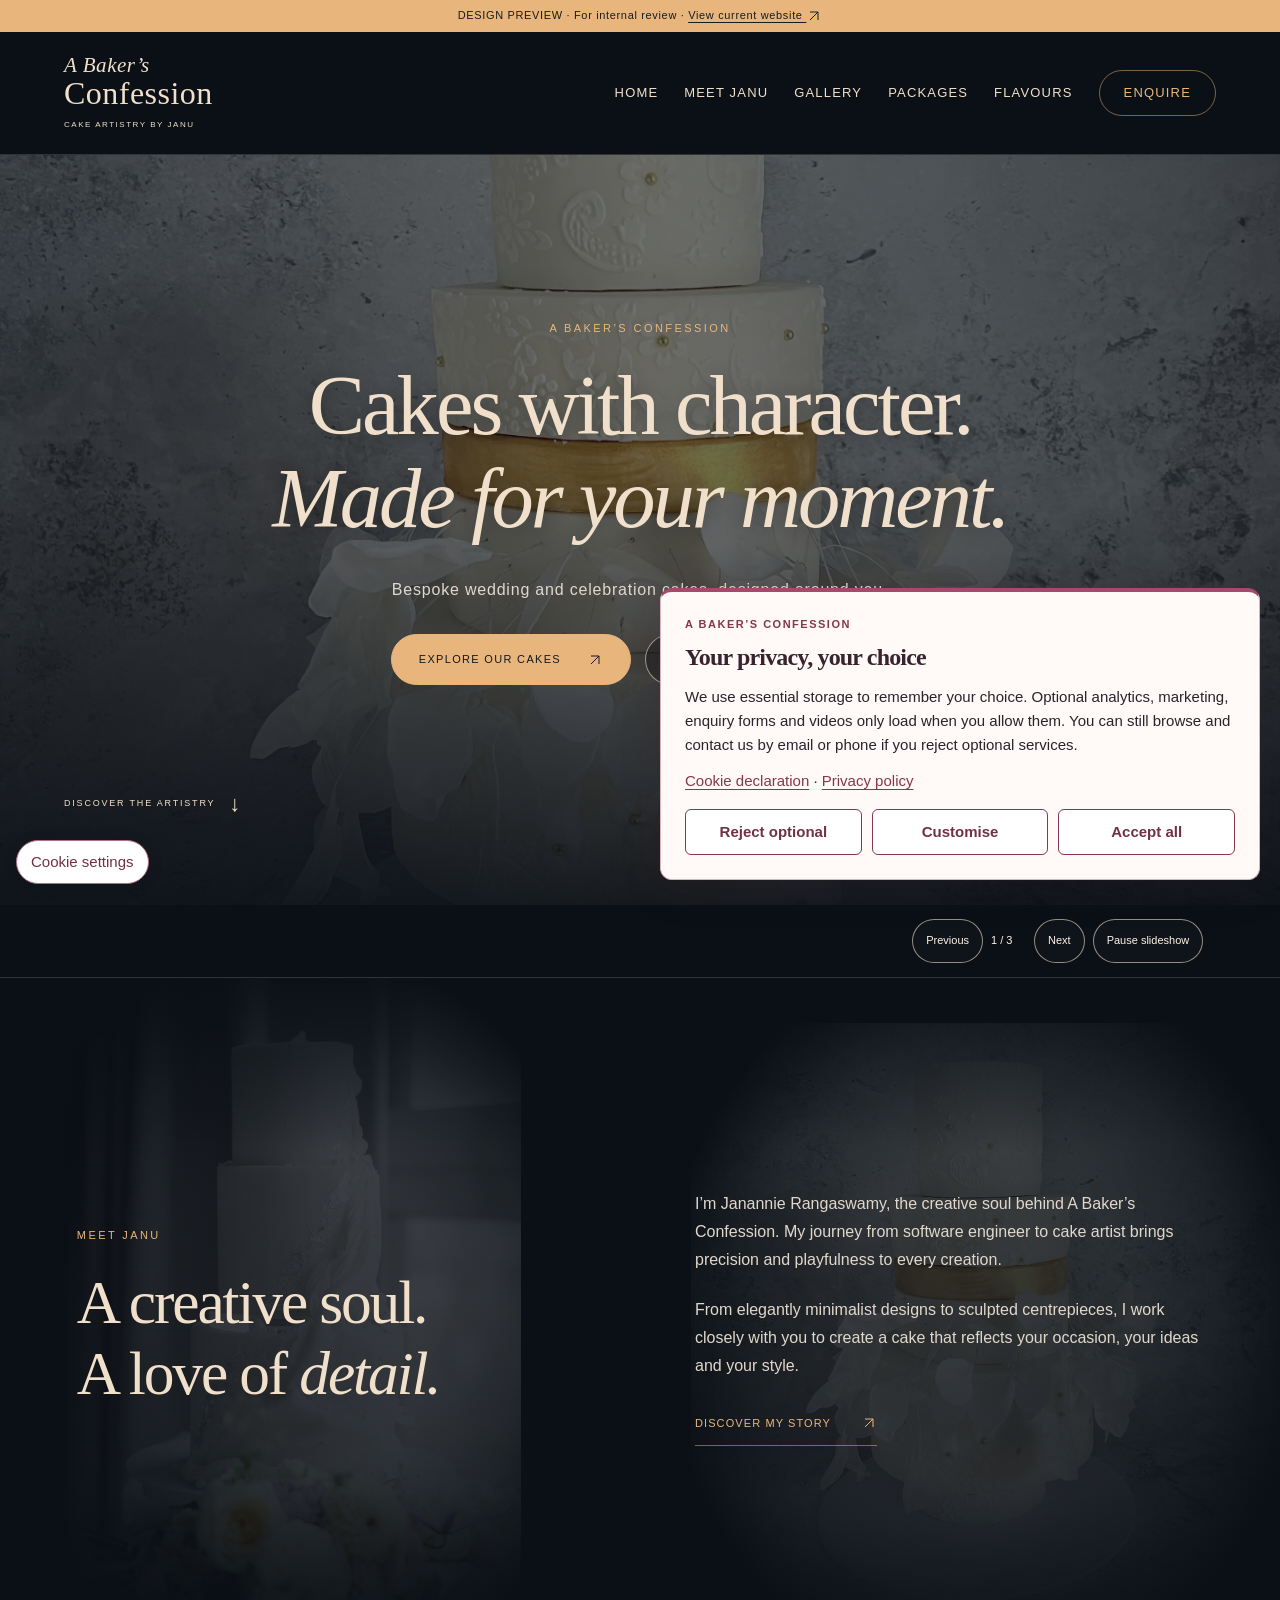
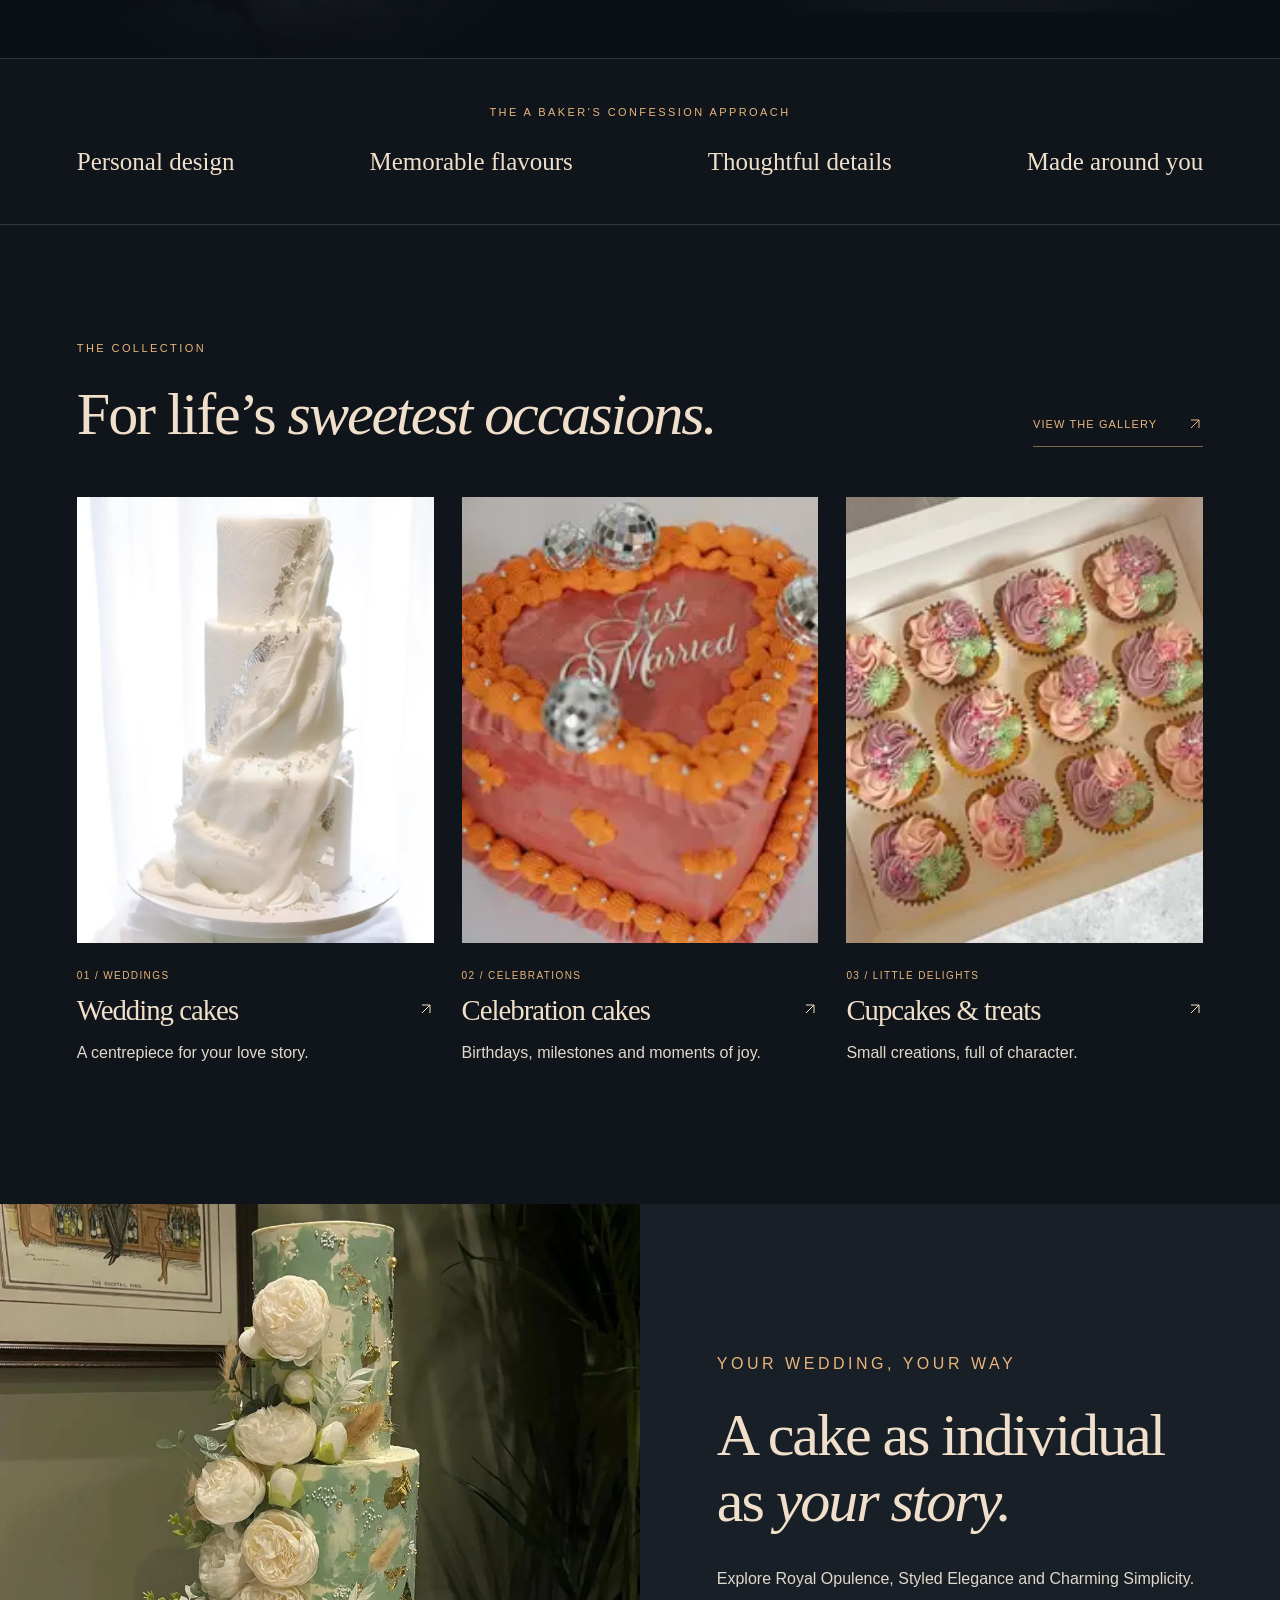
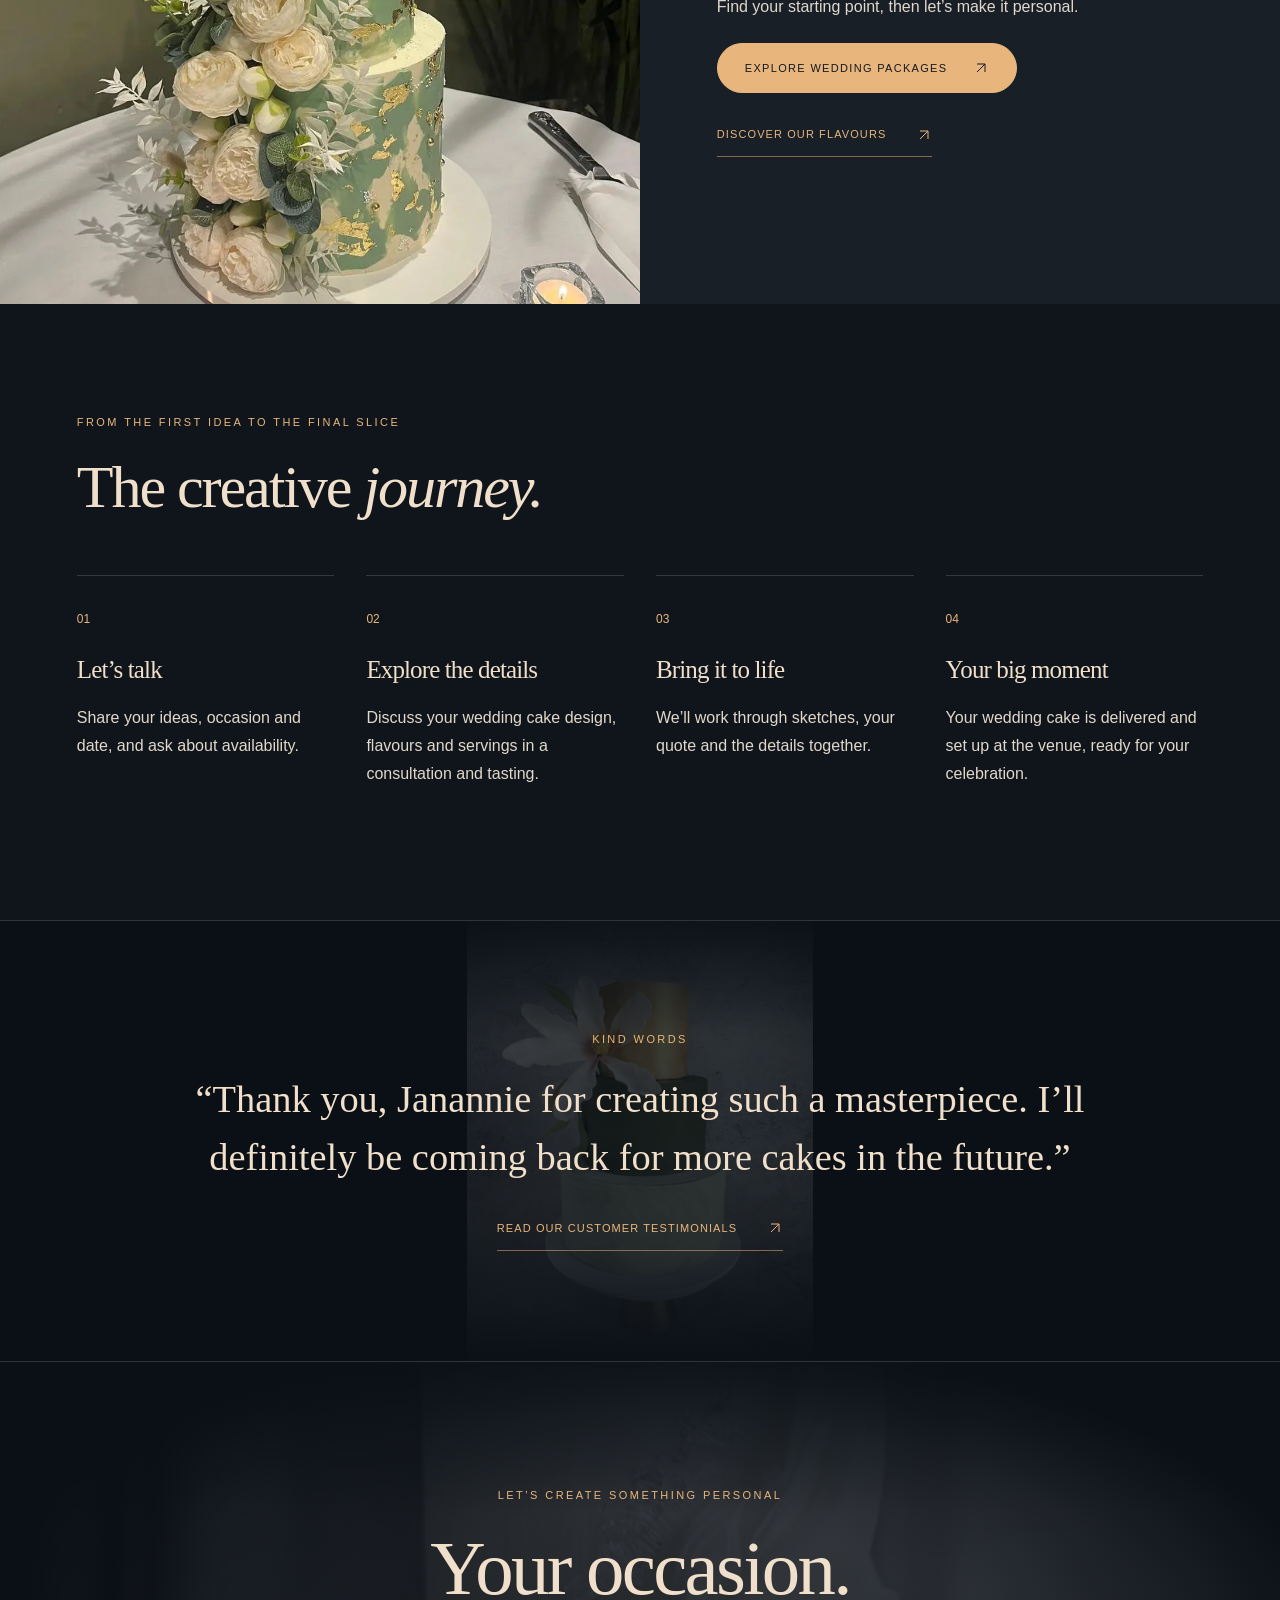
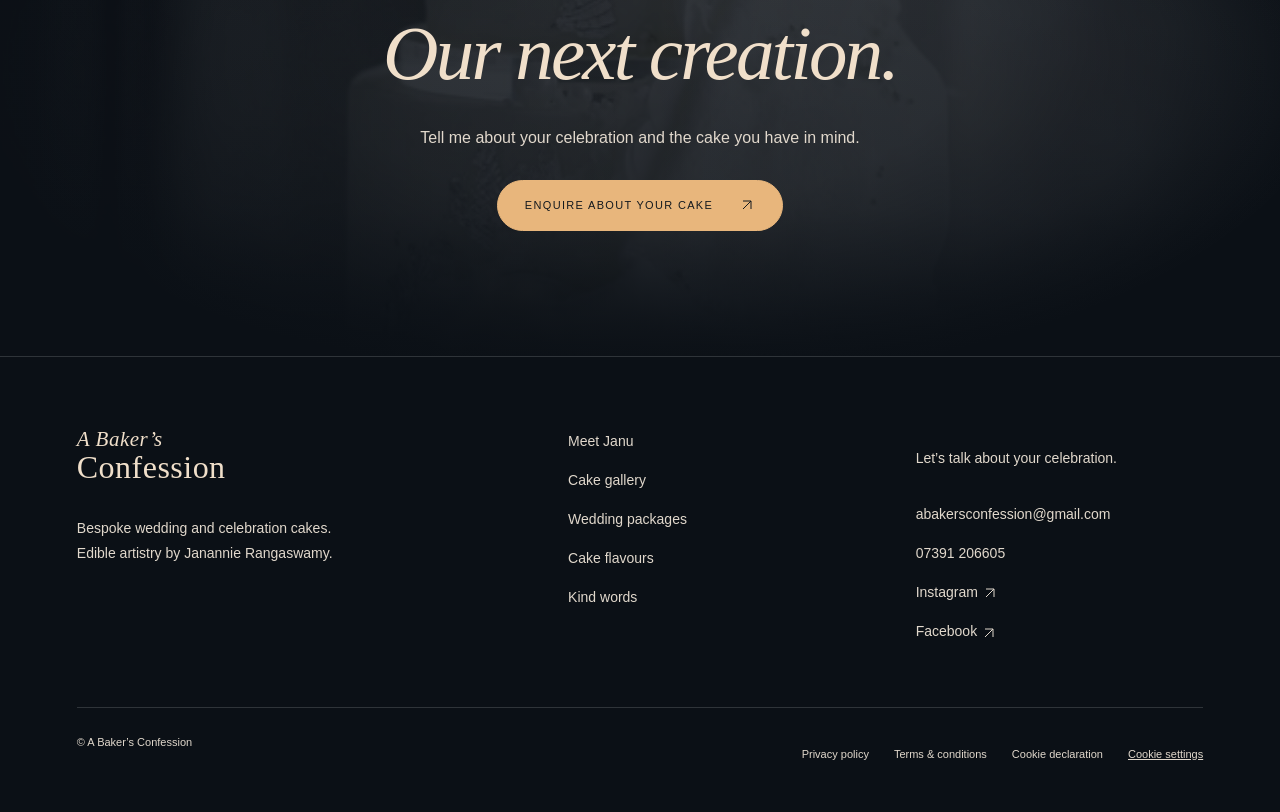
<file: index.html>
<!doctype html><html lang="en"><head><meta charset="utf-8"><meta name="viewport" content="width=device-width, initial-scale=1"><meta name="robots" content="noindex, nofollow"><title>Design Preview | A Baker’s Confession</title><meta name="description" content="Internal design preview for A Baker’s Confession wedding and celebration cakes."><link rel="canonical" href="https://abakersconfession.co.uk/"><link rel="stylesheet" href="/style/editorial-preview.css"><link rel="stylesheet" href="/style/cookie-consent.css"><script src="/js/cookie-consent.js" defer></script><script src="/js/editorial-preview.js" defer></script></head><body class="ep-home"><a class="ep-skip" href="#main-content">Skip to content</a><div class="ep-preview">DESIGN PREVIEW · For internal review · <a href="https://abakersconfession.co.uk/">View current website <svg class="ep-arrow" viewBox="0 0 24 24" width="16" height="16" aria-hidden="true"><path d="M6 18 18 6M6 6h12v12" fill="none" stroke="currentColor" stroke-width="1.5"/></svg></a></div>
<header class="ep-header"><div class="ep-header-inner"><a class="ep-brand" href="/" aria-label="A Baker’s Confession home"><span>A Baker’s</span><strong>Confession</strong><small>CAKE ARTISTRY BY JANU</small></a><button class="ep-menu-toggle" aria-controls="ep-nav" aria-expanded="false">Menu <span aria-hidden="true">☰</span></button><nav id="ep-nav" aria-label="Main navigation"><a href="/">Home</a><a href="/about">Meet Janu</a><a href="/gallery">Gallery</a><a href="/package">Packages</a><a href="/menu">Flavours</a><a class="ep-nav-cta" href="/contact">Enquire</a></nav></div></header><main id="main-content">
<section class="ep-hero" aria-label="Bespoke cake collection"><div class="ep-hero-slides" aria-label="Cake gallery" aria-roledescription="carousel"><div class="ep-hero-slide is-current" role="group" aria-roledescription="slide" aria-label="1 of 3"><img class="ep-hero-photo" src="/images/wedcake/image3.webp" fetchpriority="high" alt="A tall ivory wedding cake with a gold band and delicate white petals"></div><div class="ep-hero-slide" role="group" aria-roledescription="slide" aria-label="2 of 3" aria-hidden="true"><img class="ep-hero-photo ep-hero-photo-floral" src="/images/wedcake/image2.webp" loading="eager" decoding="async" alt="A tall green and gold wedding cake with a delicate sugar flower"></div><div class="ep-hero-slide" role="group" aria-roledescription="slide" aria-label="3 of 3" aria-hidden="true"><img class="ep-hero-photo ep-hero-photo-white" src="/images/wedcake/image1.webp" loading="eager" decoding="async" alt="A tall blush wedding cake with delicate textured floral decoration"></div></div><div class="ep-hero-shade"></div><div class="ep-hero-copy"><p class="ep-eyebrow">A BAKER’S CONFESSION</p><h1>Cakes with character.<br><em>Made for your moment.</em></h1><p class="ep-hero-sub">Bespoke wedding and celebration cakes, designed around you.</p><div class="ep-actions"><a class="ep-button" href="/gallery">Explore our cakes <span aria-hidden="true"><svg class="ep-arrow" viewBox="0 0 24 24" width="16" height="16" aria-hidden="true"><path d="M6 18 18 6M6 6h12v12" fill="none" stroke="currentColor" stroke-width="1.5"/></svg></span></a><a class="ep-button ep-outline" href="/contact">Start your enquiry <span aria-hidden="true"><svg class="ep-arrow" viewBox="0 0 24 24" width="16" height="16" aria-hidden="true"><path d="M6 18 18 6M6 6h12v12" fill="none" stroke="currentColor" stroke-width="1.5"/></svg></span></a></div></div><a class="ep-scroll" href="#our-story">DISCOVER THE ARTISTRY <span aria-hidden="true">↓</span></a></section><div class="ep-hero-controls" hidden><button type="button" data-hero-previous aria-label="Previous cake image">Previous</button><span data-hero-status aria-live="off" aria-atomic="true">1 / 3</span><button type="button" data-hero-next aria-label="Next cake image">Next</button><button type="button" data-hero-pause>Pause slideshow</button></div>
<section class="ep-story ep-backdrop" id="our-story"><div class="ep-scene ep-scene-pair" aria-hidden="true"><img src="/images/styled/wd01.webp" alt="" loading="lazy" decoding="async"><img src="/images/wedcake/image3.webp" alt="" loading="lazy" decoding="async"></div><div class="ep-story-layout ep-wrap"><div><p class="ep-eyebrow">MEET JANU</p><h2>A creative soul.<br>A love of <em>detail.</em></h2></div><div class="ep-story-copy"><p>I’m Janannie Rangaswamy, the creative soul behind A Baker’s Confession. My journey from software engineer to cake artist brings precision and playfulness to every creation.</p><p>From elegantly minimalist designs to sculpted centrepieces, I work closely with you to create a cake that reflects your occasion, your ideas and your style.</p><a class="ep-text-link" href="/about">Discover my story <svg class="ep-arrow" viewBox="0 0 24 24" width="16" height="16" aria-hidden="true"><path d="M6 18 18 6M6 6h12v12" fill="none" stroke="currentColor" stroke-width="1.5"/></svg></a></div></div></section>
<section class="ep-approach"><div class="ep-wrap"><p class="ep-eyebrow">THE A BAKER’S CONFESSION APPROACH</p><div class="ep-values"><span>Personal design</span><span>Memorable flavours</span><span>Thoughtful details</span><span>Made around you</span></div></div></section>
<section class="ep-collection ep-wrap"><div class="ep-section-head"><div><p class="ep-eyebrow">THE COLLECTION</p><h2>For life’s <em>sweetest occasions.</em></h2></div><a class="ep-text-link" href="/gallery">View the gallery <svg class="ep-arrow" viewBox="0 0 24 24" width="16" height="16" aria-hidden="true"><path d="M6 18 18 6M6 6h12v12" fill="none" stroke="currentColor" stroke-width="1.5"/></svg></a></div><div class="ep-cake-grid"><a class="ep-cake-card" href="/gallery"><div><img src="/images/styledpkg.webp" width="600" height="760" loading="lazy" alt="A sculptural white wedding cake with delicate textured details"></div><span class="ep-card-number">01 / WEDDINGS</span><h3>Wedding cakes <span aria-hidden="true"><svg class="ep-arrow" viewBox="0 0 24 24" width="16" height="16" aria-hidden="true"><path d="M6 18 18 6M6 6h12v12" fill="none" stroke="currentColor" stroke-width="1.5"/></svg></span></h3><p>A centrepiece for your love story.</p></a><a class="ep-cake-card" href="/gallery"><div><img src="/images/gl1.webp" width="600" height="760" loading="lazy" alt="An orange heart-shaped Just Married celebration cake"></div><span class="ep-card-number">02 / CELEBRATIONS</span><h3>Celebration cakes <span aria-hidden="true"><svg class="ep-arrow" viewBox="0 0 24 24" width="16" height="16" aria-hidden="true"><path d="M6 18 18 6M6 6h12v12" fill="none" stroke="currentColor" stroke-width="1.5"/></svg></span></h3><p>Birthdays, milestones and moments of joy.</p></a><a class="ep-cake-card" href="/gallery"><div><img src="/images/gl3.webp" width="600" height="760" loading="lazy" alt="A box of cupcakes with pink and purple floral buttercream decoration"></div><span class="ep-card-number">03 / LITTLE DELIGHTS</span><h3>Cupcakes & treats <span aria-hidden="true"><svg class="ep-arrow" viewBox="0 0 24 24" width="16" height="16" aria-hidden="true"><path d="M6 18 18 6M6 6h12v12" fill="none" stroke="currentColor" stroke-width="1.5"/></svg></span></h3><p>Small creations, full of character.</p></a></div></section>
<section class="ep-feature"><img src="/images/charmpkg.webp" width="900" height="1050" loading="lazy" alt="A tall wedding cake decorated with delicate white sugar flowers"><div><p class="ep-eyebrow">YOUR WEDDING, YOUR WAY</p><h2>A cake as individual<br>as <em>your story.</em></h2><p>Explore Royal Opulence, Styled Elegance and Charming Simplicity. Find your starting point, then let’s make it personal.</p><a class="ep-button" href="/package">Explore wedding packages <svg class="ep-arrow" viewBox="0 0 24 24" width="16" height="16" aria-hidden="true"><path d="M6 18 18 6M6 6h12v12" fill="none" stroke="currentColor" stroke-width="1.5"/></svg></a><a class="ep-text-link" href="/menu">Discover our flavours <svg class="ep-arrow" viewBox="0 0 24 24" width="16" height="16" aria-hidden="true"><path d="M6 18 18 6M6 6h12v12" fill="none" stroke="currentColor" stroke-width="1.5"/></svg></a></div></section>
<section class="ep-process ep-wrap"><p class="ep-eyebrow">FROM THE FIRST IDEA TO THE FINAL SLICE</p><h2>The creative <em>journey.</em></h2><div class="ep-process-grid"><article><span>01</span><h3>Let’s talk</h3><p>Share your ideas, occasion and date, and ask about availability.</p></article><article><span>02</span><h3>Explore the details</h3><p>Discuss your wedding cake design, flavours and servings in a consultation and tasting.</p></article><article><span>03</span><h3>Bring it to life</h3><p>We’ll work through sketches, your quote and the details together.</p></article><article><span>04</span><h3>Your big moment</h3><p>Your wedding cake is delivered and set up at the venue, ready for your celebration.</p></article></div></section>
<section class="ep-quote ep-backdrop"><div class="ep-scene ep-scene-single" aria-hidden="true"><img src="/images/wedcake/image2.webp" alt="" loading="lazy" decoding="async"></div><div class="ep-wrap"><p class="ep-eyebrow">KIND WORDS</p><blockquote>“Thank you, Janannie for creating such a masterpiece. I’ll definitely be coming back for more cakes in the future.”</blockquote><a class="ep-text-link" href="/testimonial">Read our customer testimonials <svg class="ep-arrow" viewBox="0 0 24 24" width="16" height="16" aria-hidden="true"><path d="M6 18 18 6M6 6h12v12" fill="none" stroke="currentColor" stroke-width="1.5"/></svg></a></div></section>
<section class="ep-enquire ep-backdrop"><div class="ep-scene ep-scene-single" aria-hidden="true"><img src="/images/styled/wd01.webp" alt="" loading="lazy" decoding="async"></div><div class="ep-wrap"><p class="ep-eyebrow">LET’S CREATE SOMETHING PERSONAL</p><h2>Your occasion.<br><em>Our next creation.</em></h2><p>Tell me about your celebration and the cake you have in mind.</p><a class="ep-button" href="/contact">Enquire about your cake <svg class="ep-arrow" viewBox="0 0 24 24" width="16" height="16" aria-hidden="true"><path d="M6 18 18 6M6 6h12v12" fill="none" stroke="currentColor" stroke-width="1.5"/></svg></a></div></section>
</main><footer class="ep-footer"><div class="ep-footer-grid"><div><a class="ep-brand" href="/"><span>A Baker’s</span><strong>Confession</strong></a><p>Bespoke wedding and celebration cakes.<br>Edible artistry by Janannie Rangaswamy.</p></div><nav aria-label="Footer navigation"><a href="/about">Meet Janu</a><a href="/gallery">Cake gallery</a><a href="/package">Wedding packages</a><a href="/menu">Cake flavours</a><a href="/testimonial">Kind words</a></nav><div><p>Let’s talk about your celebration.</p><a href="mailto:abakersconfession@gmail.com">abakersconfession@gmail.com</a><a href="tel:07391206605">07391 206605</a><a href="https://www.instagram.com/abakersconfession_">Instagram <svg class="ep-arrow" viewBox="0 0 24 24" width="16" height="16" aria-hidden="true"><path d="M6 18 18 6M6 6h12v12" fill="none" stroke="currentColor" stroke-width="1.5"/></svg></a><a href="https://www.facebook.com/abakersconfession">Facebook <svg class="ep-arrow" viewBox="0 0 24 24" width="16" height="16" aria-hidden="true"><path d="M6 18 18 6M6 6h12v12" fill="none" stroke="currentColor" stroke-width="1.5"/></svg></a></div></div><div class="ep-footer-bottom"><span>© A Baker’s Confession</span><a href="/privacy-policy">Privacy policy</a><a href="/terms-and-condition">Terms & conditions</a><a href="/cookie-declaration">Cookie declaration</a><button type="button" data-abc-open>Cookie settings</button></div></footer></body></html>
</file>
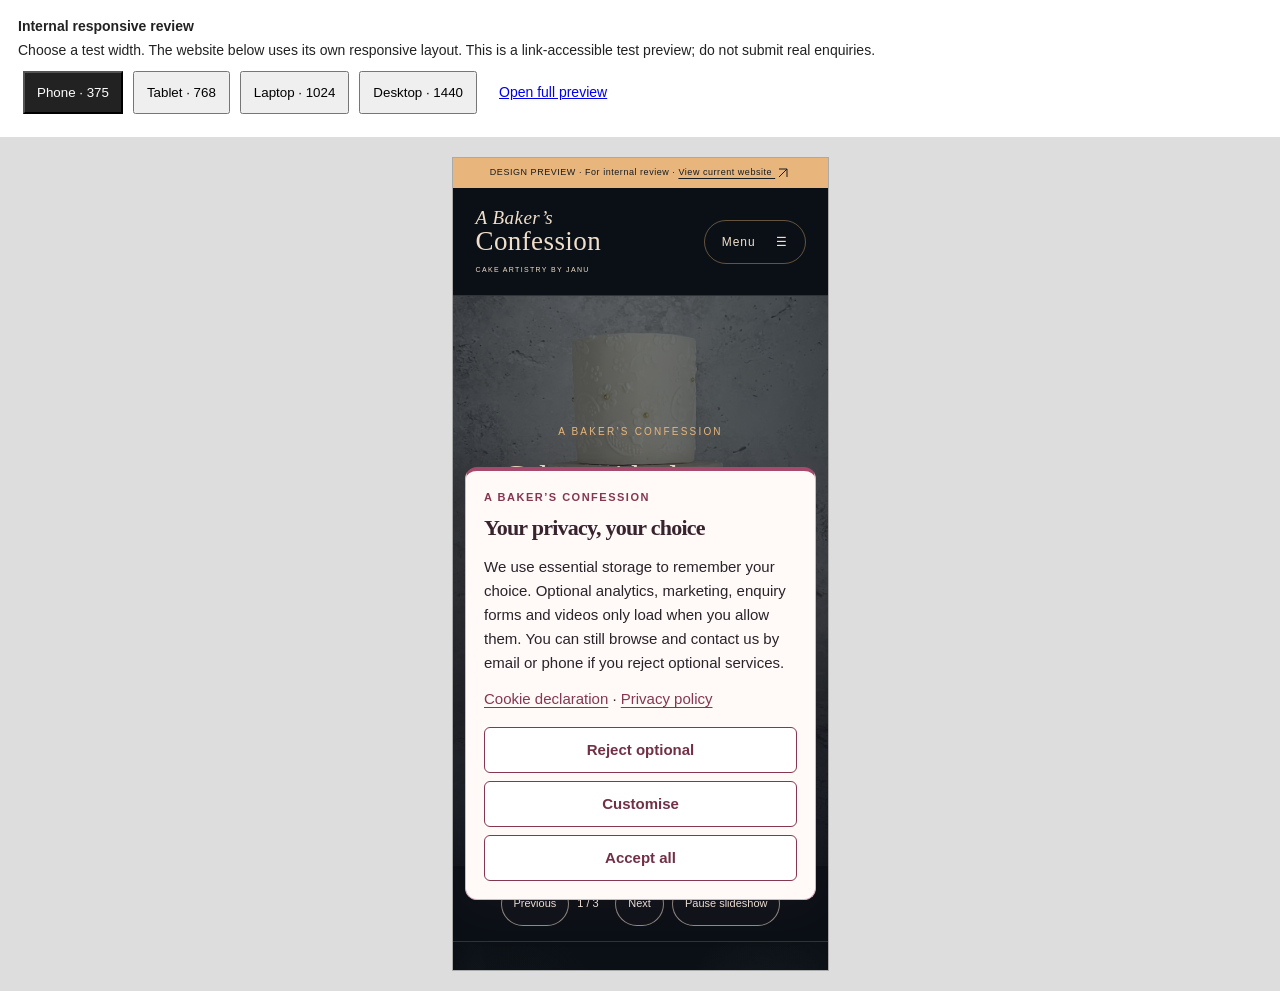
<file: preview-review.html>
<!doctype html><html lang="en"><head><meta charset="utf-8"><meta name="viewport" content="width=device-width,initial-scale=1"><meta name="robots" content="noindex,nofollow"><title>Internal responsive review | A Baker’s Confession</title><style>body{margin:0;background:#ddd;font:14px Arial;color:#222}header{padding:18px;background:#fff;position:sticky;top:0;z-index:1}button,a{margin:5px;padding:12px;cursor:pointer}button[aria-pressed=true]{background:#222;color:white}.stage{padding:20px;overflow:auto}iframe{display:block;width:375px;height:812px;border:1px solid #aaa;margin:auto;background:#10151b}p{margin:8px 0}</style></head><body><header><strong>Internal responsive review</strong><p>Choose a test width. The website below uses its own responsive layout. This is a link-accessible test preview; do not submit real enquiries.</p><button data-width="375" aria-pressed="true">Phone · 375</button><button data-width="768" aria-pressed="false">Tablet · 768</button><button data-width="1024" aria-pressed="false">Laptop · 1024</button><button data-width="1440" aria-pressed="false">Desktop · 1440</button><a href="/">Open full preview</a></header><div class="stage"><iframe src="/" title="Website at selected test width"></iframe></div><script src="/js/responsive-review.js"></script></body></html>
</file>
<file: style/editorial-preview.css>
:root{--ep-ink:#10151b;--ep-panel:#181f26;--ep-cream:#f4eade;--ep-gold:#e8b67c;--ep-muted:#c8c4be;--ep-rule:#ffffff26;--ep-serif:Georgia,'Times New Roman',serif;--ep-sans:Arial,Helvetica,sans-serif}html{scroll-behavior:smooth;scroll-padding-top:130px}body.ep-home,body.ep-secondary{margin:0;background:var(--ep-ink);color:var(--ep-cream);font:16px/1.7 var(--ep-sans)}.ep-home *,.ep-header *,.ep-footer *,.ep-preview *{box-sizing:border-box;font-family:inherit}.ep-home img{display:block;max-width:100%;object-fit:cover}.ep-home a,.ep-header a,.ep-footer a,.ep-preview a{color:inherit;text-decoration:none}.ep-home button,.ep-header button,.ep-footer button{cursor:pointer}.ep-home h1,.ep-home h2,.ep-home h3{font-family:var(--ep-serif);font-weight:400;line-height:1.1;letter-spacing:-.035em;text-transform:none;margin:0}.ep-home h2{font-size:clamp(2.4rem,4.7vw,4.3rem)}.ep-home h3{font-size:1.8rem}.ep-home em{font-family:inherit;color:var(--ep-gold);font-weight:400}.ep-home p{margin:0 0 22px;color:var(--ep-muted);line-height:1.75}.ep-home .ep-eyebrow{font:11px/1.5 var(--ep-sans);letter-spacing:.22em;color:var(--ep-gold);text-transform:uppercase;margin-bottom:24px}.ep-preview{background:var(--ep-gold);color:#171c22;text-align:center;font:11px/1.6 var(--ep-sans);letter-spacing:.06em;padding:7px 16px}.ep-preview a{text-decoration:underline;text-underline-offset:3px}.ep-header{position:relative;top:auto;width:100%;height:auto;z-index:20;padding:23px 5%;background:#0b1016;border-bottom:1px solid var(--ep-rule);color:var(--ep-cream)}.ep-header .ep-header-inner{display:flex;max-width:1300px;width:100%;margin:auto;align-items:center;justify-content:space-between;gap:30px}.ep-brand{display:flex;flex-direction:column;line-height:1.05;color:var(--ep-cream)!important;width:max-content}.ep-brand span{font:italic 21px/1 var(--ep-serif);letter-spacing:.025em}.ep-brand strong{font:32px/1.1 var(--ep-serif);letter-spacing:.015em}.ep-brand small{font:8px/1.5 var(--ep-sans);letter-spacing:.19em;margin-top:8px}.ep-header #ep-nav{display:flex;align-items:center;gap:30px;width:auto;position:static;padding:0;background:transparent}.ep-header #ep-nav a{display:inline-flex;align-items:center;justify-content:center;color:var(--ep-cream);font:11px/1.4 var(--ep-sans);font-weight:400;letter-spacing:.13em;text-transform:uppercase;padding:13px 0;border:0;min-height:44px;height:auto;white-space:nowrap}.ep-header #ep-nav a:hover,.ep-header #ep-nav a[aria-current=page]{color:var(--ep-gold)}.ep-header #ep-nav .ep-nav-cta{padding:13px 24px;border:1px solid #e8b67c80;border-radius:30px;color:var(--ep-gold)}.ep-header .ep-menu-toggle{display:none}.ep-skip{position:fixed;top:-100px;left:16px;z-index:10000;padding:12px 20px;background:var(--ep-cream);color:#10151b!important}.ep-skip:focus{top:12px}.ep-home :focus-visible,.ep-secondary :focus-visible{outline:3px solid var(--ep-gold);outline-offset:5px}.ep-wrap{width:min(1200px,88%);margin:auto}.ep-hero{min-height:690px;height:calc(100svh - 150px);max-height:980px;position:relative;display:grid;place-items:center;text-align:center;isolation:isolate;overflow:hidden}.ep-hero-photo{position:absolute;inset:0;width:100%;height:100%;object-position:center 48%;z-index:-3}.ep-hero-shade{position:absolute;inset:0;background:linear-gradient(90deg,#080d14b8,#080d146b 50%,#080d14a6),linear-gradient(0deg,#10151bc9,transparent 42%);z-index:-2}.ep-hero-copy{width:min(1120px,90%);padding:45px 0 100px}.ep-hero h1{font-size:clamp(3rem,6.6vw,6.3rem);color:#fff3e6;text-wrap:balance;text-shadow:0 2px 20px #0005}.ep-hero h1 em{color:inherit}.ep-hero .ep-hero-sub{font-size:16px;letter-spacing:.05em;color:#f4eade;margin:30px auto;max-width:580px}.ep-actions{display:flex;gap:14px;flex-wrap:wrap;justify-content:center}.ep-button{display:inline-flex;gap:26px;align-items:center;justify-content:center;border:1px solid var(--ep-gold);border-radius:40px;background:var(--ep-gold);color:#13191e!important;padding:16px 27px;font:11px/1.5 var(--ep-sans)!important;letter-spacing:.12em;text-transform:uppercase;min-height:50px;transition:background .2s,color .2s}.ep-button:hover{background:#f4ce9e}.ep-button.ep-outline{background:#10151b66;color:var(--ep-cream)!important;border-color:#f4eade99}.ep-button.ep-outline:hover{background:#10151bdd}.ep-scroll{position:absolute;bottom:30px;display:flex;gap:30px;align-items:center;font:10px/1.5 var(--ep-sans);letter-spacing:.2em;color:#f4eade}.ep-scroll span{font-size:22px}.ep-story{display:grid;grid-template-columns:1fr 1fr;gap:100px;align-items:center;padding-top:120px;padding-bottom:120px}.ep-story-image{position:relative;padding:0 28px 28px 0}.ep-story-image:after{content:'';position:absolute;inset:28px 0 0 28px;border:1px solid #e8b67c55;z-index:-1}.ep-story-image img{width:100%;height:510px;object-position:center top}.ep-caption{display:block;font:9px/1.5 var(--ep-sans);letter-spacing:.18em;margin-top:18px;color:var(--ep-muted)}.ep-story-copy h2{margin-bottom:32px}.ep-story-copy p{font-size:15px}.ep-text-link{display:inline-flex;align-items:center;gap:30px;padding:12px 0;border-bottom:1px solid #e8b67c80;font:11px/1.5 var(--ep-sans)!important;letter-spacing:.1em;text-transform:uppercase;color:var(--ep-gold)!important;min-height:44px}.ep-text-link:hover{border-color:var(--ep-gold);color:var(--ep-cream)!important}.ep-approach{border-block:1px solid var(--ep-rule);padding:45px 0}.ep-approach .ep-eyebrow{text-align:center}.ep-values{display:flex;justify-content:space-between;gap:24px;flex-wrap:wrap}.ep-values span{font:25px/1.4 var(--ep-serif)}.ep-collection{padding-block:115px}.ep-section-head{display:flex;align-items:end;justify-content:space-between;gap:30px;margin-bottom:50px}.ep-section-head h2{max-width:760px}.ep-cake-grid{display:grid;grid-template-columns:repeat(3,minmax(0,1fr));gap:28px}.ep-cake-card>div{overflow:hidden;aspect-ratio:4/5;background:var(--ep-panel)}.ep-cake-card img{width:100%;height:100%;transition:transform .4s}.ep-cake-card:hover img{transform:scale(1.025)}.ep-card-number{display:block;margin:25px 0 12px;font:10px/1.5 var(--ep-sans);letter-spacing:.14em;color:var(--ep-gold)}.ep-cake-card h3{display:flex;justify-content:space-between;gap:10px}.ep-cake-card h3 span{font:22px var(--ep-sans)}.ep-cake-card p{font-size:14px;margin-top:12px}.ep-feature{display:grid;grid-template-columns:1fr 1fr;background:var(--ep-panel)}.ep-feature>img{width:100%;height:700px;object-position:center 50%}.ep-feature>div{align-self:center;padding:70px 12%}.ep-feature h2{margin-bottom:30px}.ep-feature p{font-size:15px}.ep-feature .ep-text-link{display:flex;width:max-content;margin-top:20px}.ep-process{padding-block:110px}.ep-process-grid{display:grid;grid-template-columns:repeat(4,minmax(0,1fr));gap:32px;margin-top:55px}.ep-process-grid article{border-top:1px solid var(--ep-rule);padding-top:28px}.ep-process-grid article>span{color:var(--ep-gold);font:12px var(--ep-sans)}.ep-process-grid h3{font-size:25px;margin:25px 0 20px}.ep-process-grid p{font-size:14px}.ep-quote{padding:85px 0;background:var(--ep-cream);color:var(--ep-ink);text-align:center}.ep-quote .ep-eyebrow{color:#775027}.ep-quote blockquote{font:clamp(1.6rem,3vw,2.6rem)/1.5 var(--ep-serif);max-width:900px;margin:20px auto}.ep-quote .ep-text-link{color:#775027!important;border-color:#77502780}.ep-enquire{text-align:center;padding-block:115px}.ep-enquire h2{font-size:clamp(3rem,6vw,5.5rem)}.ep-enquire p:not(.ep-eyebrow){margin:28px auto}.ep-footer{border-top:1px solid var(--ep-rule);padding:65px 6% 35px;background:#0b1016;color:var(--ep-muted);font:14px/1.8 var(--ep-sans)}.ep-footer-grid{display:grid;grid-template-columns:1.5fr 1fr 1fr;gap:60px;max-width:1200px;margin:auto}.ep-footer p{color:var(--ep-muted);font:14px/1.8 var(--ep-sans);margin:24px 0}.ep-footer nav,.ep-footer-grid>div:last-child{display:flex;flex-direction:column;align-items:flex-start}.ep-footer a{padding-block:7px;overflow-wrap:anywhere}.ep-footer a:hover{color:var(--ep-gold)}.ep-footer-bottom{max-width:1200px;margin:55px auto 0;border-top:1px solid var(--ep-rule);padding-top:25px;display:flex;flex-wrap:wrap;gap:15px 25px;font-size:11px}.ep-footer-bottom span{margin-right:auto}.ep-footer-bottom button{color:inherit;background:none;border:0;font:inherit;text-decoration:underline;min-height:44px;padding:0}.ep-footer-bottom a{display:flex;align-items:center;min-height:44px}
/* Existing secondary content stays intact; only the presentation changes. */
.ep-secondary .main-div{background:transparent!important}.ep-secondary h1,.ep-secondary h2,.ep-secondary h3,.ep-secondary h4{font-family:var(--ep-serif);font-weight:400;color:var(--ep-cream);text-transform:none;letter-spacing:-.02em}.ep-secondary h1{font-size:clamp(2.6rem,5vw,4.5rem);line-height:1.15}.ep-secondary p,.ep-secondary li{color:var(--ep-muted)}.ep-secondary .pc-color,.ep-secondary .con-link{color:var(--ep-gold)}.ep-secondary main a,.ep-secondary .package-section a,.ep-secondary .menu_sec a{color:var(--ep-gold)}.ep-secondary main,.ep-secondary .ga-sec{scroll-margin-top:40px}.ep-secondary .w-900,.ep-secondary .w-960,.ep-secondary .w-760,.ep-secondary .w-700{max-width:90vw}.ep-secondary .menu-title{margin-top:65px}.ep-secondary .abc-embed-notice{color:#29232a}.ep-secondary .abc-embed-notice p{color:#29232a}.ep-secondary .abc-cookie-declaration{background:#fff7ef;padding:30px;border-radius:5px}.ep-secondary .abc-cookie-declaration h1,.ep-secondary .abc-cookie-declaration h2,.ep-secondary .abc-cookie-declaration h3,.ep-secondary .abc-cookie-declaration p,.ep-secondary .abc-cookie-declaration li{color:#29232a}.ep-secondary .ep-header h1{color:inherit}.ep-secondary .ep-header .ep-brand *,.ep-secondary .ep-footer .ep-brand *{color:var(--ep-cream)}
@media(max-width:1000px){.ep-header{padding:20px 6%;position:relative;top:auto;width:100%;height:auto}.ep-header .ep-header-inner{display:flex;width:100%;gap:18px}.ep-header .ep-menu-toggle{display:flex;gap:20px;align-items:center;color:var(--ep-cream);background:none;border:1px solid #e8b67c66;padding:12px 17px;min-height:44px;border-radius:25px;font:12px var(--ep-sans);letter-spacing:.08em}.ep-header #ep-nav{display:none;position:absolute;left:0;top:100%;right:0;width:100%;padding:20px 6% 28px;background:#0b1016;border-bottom:1px solid var(--ep-rule)}.ep-header #ep-nav.ep-open{display:flex;flex-direction:column;align-items:stretch;gap:5px}.ep-header #ep-nav a{display:flex;justify-content:flex-start;padding:12px 10px}.ep-header #ep-nav .ep-nav-cta{margin-top:8px;justify-content:center}.ep-story{gap:50px;padding-block:80px}.ep-story-image img{height:430px}.ep-feature>img{height:610px}.ep-feature>div{padding:55px 10%}.ep-values{justify-content:center}.ep-values span{font-size:22px}.ep-process-grid{grid-template-columns:repeat(2,minmax(0,1fr))}.ep-footer-grid{gap:35px}.ep-secondary .ep-header nav>a{display:flex}}
@media(max-width:650px){.ep-preview{font-size:9px}.ep-brand strong{font-size:27px}.ep-brand span{font-size:19px}.ep-brand small{font-size:7px}.ep-hero{min-height:650px;height:calc(100svh - 140px)}.ep-hero-copy{padding-bottom:100px;width:90%}.ep-hero h1{font-size:clamp(2.6rem,10vw,3.8rem)}.ep-hero-photo{object-position:52% center}.ep-hero .ep-hero-sub{font-size:14px;max-width:300px;letter-spacing:.015em}.ep-actions{gap:12px;flex-direction:column;align-items:center}.ep-button{min-width:220px;padding:15px 20px;font-size:10px!important}.ep-scroll{font-size:9px;bottom:24px}.ep-wrap{width:88%}.ep-story{grid-template-columns:1fr;gap:50px;padding-block:65px}.ep-story-image{max-width:420px}.ep-story-image img{height:410px}.ep-home .ep-eyebrow{font-size:10px}.ep-values{display:grid;grid-template-columns:1fr 1fr;text-align:center;gap:25px 15px}.ep-values span{font-size:21px}.ep-collection{padding-block:65px}.ep-section-head{display:block;margin-bottom:35px}.ep-section-head .ep-text-link{margin-top:22px}.ep-cake-grid{grid-template-columns:1fr;gap:36px}.ep-cake-card>div{aspect-ratio:4/4.5}.ep-feature{grid-template-columns:1fr}.ep-feature>img{height:470px}.ep-feature>div{padding:55px 7%}.ep-process{padding-block:70px}.ep-process-grid{gap:25px;margin-top:35px}.ep-process-grid h3{font-size:23px;line-height:1.2}.ep-process-grid p{font-size:13px}.ep-quote{padding:60px 0}.ep-enquire{padding-block:75px}.ep-footer{padding:50px 6% 70px}.ep-footer-grid{grid-template-columns:1fr;gap:30px}.ep-footer-bottom{margin-top:35px;gap:12px 20px}.ep-footer-bottom span{width:100%}.ep-secondary .w-900,.ep-secondary .w-960,.ep-secondary .w-760,.ep-secondary .w-700{width:90%;max-width:90%}.ep-secondary .ep-header .ep-brand strong{font:27px/1.1 var(--ep-serif)}.ep-secondary .abc-cookie-declaration{padding:18px;overflow-wrap:anywhere}}
@media(prefers-reduced-motion:reduce){html{scroll-behavior:auto}.ep-home *{transition:none!important;animation:none!important}}
/* Keep the light consent UI independent of the dark page theme. */
#abc-consent p,#abc-consent label,#abc-consent .abc-cookie-description{color:#29232a}#abc-consent{letter-spacing:normal}.ep-header *,.ep-footer *{text-transform:none}.ep-home .ep-card-number,.ep-home .ep-eyebrow{font-family:var(--ep-sans)}

/* Aligned warm-ivory text palette across the preview. */
:root{--ep-cream:#f0dfca;--ep-muted:#e1d8cc;--ep-gold:#e8b67c}
.ep-home main h1,.ep-home main h2,.ep-home main h3,.ep-home main h1 em,.ep-home main h2 em,.ep-home main h3 em{color:var(--ep-cream)}
.ep-home main p:not(.ep-eyebrow):not(.ep-card-number),.ep-secondary p,.ep-secondary li{color:var(--ep-muted)}
.ep-home .ep-quote{background:var(--ep-panel);color:var(--ep-cream);border-block:1px solid var(--ep-rule)}
.ep-home .ep-quote .ep-eyebrow,.ep-home .ep-quote .ep-text-link{color:var(--ep-gold)!important}
.ep-home .ep-quote .ep-text-link{border-color:#e8b67c80}
.ep-home .ep-hero .ep-hero-sub{color:#fff4e7}
.ep-secondary .abc-embed-notice p,.ep-secondary .abc-cookie-declaration p,.ep-secondary .abc-cookie-declaration li,#abc-consent p{color:#29232a}
.ep-arrow{vertical-align:middle;flex:0 0 16px;display:inline-block}
.ep-hero-slides{position:absolute;inset:0;z-index:-3;background:#10151b}
.ep-hero-slide{position:absolute;inset:0;opacity:0;transition:opacity 1.2s ease-in-out}
.ep-hero-slide.is-current{opacity:1}
.ep-hero-slide .ep-hero-photo{z-index:auto;object-position:center 48%}
.ep-hero-slide .ep-hero-photo-floral{object-position:center 45%}
.ep-hero-slide .ep-hero-photo-white{object-position:center 42%}
.ep-hero-shade{background:linear-gradient(90deg,#080d14b8,#080d1494 50%,#080d14b8),linear-gradient(0deg,#10151be0,transparent 55%)}
.ep-hero-controls{position:absolute;right:5%;bottom:22px;display:flex;align-items:center;gap:8px;color:#fff4e7;font:11px/1.4 var(--ep-sans)}
.ep-hero-controls[hidden]{display:none}
.ep-hero-controls button{min-height:44px;padding:10px 13px;border:1px solid #f0dfca99;background:#10151be6;border-radius:24px;color:#fff4e7;font:inherit;cursor:pointer}
.ep-hero-controls button:hover{background:#e8b67c;color:#10151b;border-color:#e8b67c}
.ep-hero-controls span{min-width:35px;font-variant-numeric:tabular-nums}
.ep-scroll{left:5%;right:auto;font-size:9px;gap:14px}
@media(max-width:650px){.ep-hero{min-height:730px}.ep-hero-copy{padding-bottom:90px}.ep-scroll{display:none}.ep-hero-controls{left:12px;right:12px;justify-content:center;bottom:20px;gap:6px}.ep-hero-controls button{padding:10px 11px;font-size:10px}.ep-hero-controls span{min-width:30px}}
@media(prefers-reduced-motion:reduce){.ep-hero-slide{transition:none}}
/* Explicit layers keep crossfading images above the hero base colour. */
.ep-hero-slides{z-index:0}.ep-hero-shade{z-index:1}.ep-hero-copy{position:relative;z-index:2}.ep-hero-controls{z-index:3}.ep-scroll{z-index:3;bottom:85px}
@media(max-width:650px){.ep-hero-controls{bottom:82px}}
/* Override legacy page colours so content remains legible on dark surfaces. */
.ep-secondary .main-div :is(h1,h2,h3,h4,.q-title){color:var(--ep-cream)!important}
.ep-secondary .main-div :is(p,li,b,em,small,.column span,.testimonial-txt span,.contact-section span){color:var(--ep-muted)!important}
.ep-secondary :is(.topblock,.tm-outline,.notice,.testimonial-txt){background:var(--ep-panel);color:var(--ep-muted);border-color:var(--ep-rule)}
.ep-secondary .main-div :is(.primary-btn,.contact-btn){background:var(--ep-gold);color:#10151b!important;border-color:var(--ep-gold)}
.ep-secondary .main-div :is(.secondary-btn,.outline-btn){background:transparent;color:var(--ep-cream)!important;border-color:var(--ep-gold)}
.ep-secondary .main-div :is(.abc-embed-notice,.abc-cookie-declaration) :is(p,li,b,em,small,h1,h2,h3,h4){color:#29232a!important}
.ep-secondary .main-div .pc-color{color:var(--ep-gold)}

/* Soft gallery backdrops: decorative, low opacity, with a protected text layer. */
.ep-backdrop{position:relative;isolation:isolate;overflow:hidden;background:#0b1016}
.ep-scene{position:absolute;inset:0;z-index:-2;display:flex;justify-content:center;gap:8%;pointer-events:none}
.ep-scene img{height:100%;width:46%;max-width:620px;object-fit:contain;object-position:center;opacity:.24;filter:saturate(.75)}
.ep-backdrop:after{content:'';position:absolute;inset:0;z-index:-1;background:linear-gradient(180deg,#0b10167d,transparent 25%,#0b10164d 75%,#0b1016d9),linear-gradient(90deg,#0b10164d,transparent 50%,#0b10164d);pointer-events:none}
.ep-home .ep-story.ep-backdrop{display:block;width:100%;max-width:none;margin:0;padding:140px 0;min-height:680px}
.ep-story-layout{display:grid;grid-template-columns:1fr 1fr;gap:110px;align-items:center;min-height:400px}
.ep-home .ep-story-layout h2{font-size:clamp(2.6rem,4.8vw,4.7rem);line-height:1.15}
.ep-story-layout .ep-story-copy{max-width:520px}
.ep-home .ep-backdrop p:not(.ep-eyebrow){color:#eadfD2}
.ep-home .ep-backdrop .ep-eyebrow{color:#e8b67c}
.ep-scene-single img{width:100%;max-width:1000px;object-position:center 40%;opacity:.20}
.ep-home .ep-quote.ep-backdrop{background:#0b1016;padding:110px 0}
.ep-home .ep-enquire.ep-backdrop{width:100%;padding:125px 0;margin:0}
.ep-enquire .ep-scene-single img{max-width:1300px;object-fit:cover;opacity:.19;object-position:center 50%}
.ep-reveal-pending{opacity:.65;transform:translateY(18px);transition:opacity .9s ease,transform .9s cubic-bezier(.2,.65,.3,1)}
.ep-reveal-pending.ep-is-visible{opacity:1;transform:none}
@media(max-width:767px){.ep-home .ep-story.ep-backdrop{padding:90px 0;min-height:650px}.ep-story-layout{grid-template-columns:1fr;gap:35px;min-height:0}.ep-scene-pair{gap:0;inset:0 -20%}.ep-scene-pair img{width:50%;opacity:.16;object-fit:cover}.ep-home .ep-quote.ep-backdrop{padding:80px 0}.ep-home .ep-enquire.ep-backdrop{padding:90px 0}.ep-scene-single img{opacity:.15}}
@media(prefers-reduced-motion:reduce){html{scroll-behavior:auto}.ep-reveal-pending{opacity:1;transform:none;transition:none}}

/* Premium quick wins: soft edges, readable type, and a separate control bar. */
.ep-scene img{-webkit-mask-image:radial-gradient(ellipse at center,#000 35%,#0009 58%,transparent 78%);mask-image:radial-gradient(ellipse at center,#000 35%,#0009 58%,transparent 78%)}
.ep-header #ep-nav a{font-size:13px;letter-spacing:.09em}.ep-header #ep-nav{gap:26px}
.ep-home .ep-story-copy p,.ep-home .ep-feature p,.ep-home .ep-cake-card p,.ep-home .ep-process-grid p{font-size:16px;line-height:1.75}
.ep-secondary .main-div p,.ep-secondary .menu-txt ul li{font-size:16px;line-height:1.7}
.ep-home .ep-hero-controls{position:relative;inset:auto;width:100%;padding:14px 6%;margin:0;justify-content:flex-end;background:#0b1016;border-bottom:1px solid var(--ep-rule);min-height:72px;z-index:2}
.ep-home .ep-hero-controls[hidden]{display:none}.ep-hero-slide .ep-hero-photo{object-position:center 46%}
@media(max-width:1000px){.ep-header #ep-nav a{font-size:14px}}
@media(max-width:650px){
 .ep-home .ep-hero{height:auto;min-height:570px;max-height:none;padding:62px 0 54px}
 .ep-home .ep-hero-copy{padding:0;width:88%}
 .ep-home .ep-hero h1{font-size:clamp(2.2rem,9.1vw,3.1rem);line-height:1.12}
 .ep-home .ep-hero .ep-eyebrow{margin-bottom:20px}
 .ep-home .ep-hero .ep-hero-sub{font-size:16px;line-height:1.6;margin:24px auto;max-width:310px}
 .ep-home .ep-actions{gap:12px}.ep-home .ep-button{font-size:11px!important;min-height:48px}
 .ep-home .ep-hero-controls{inset:auto;justify-content:center;flex-wrap:wrap;padding:12px 16px;gap:8px;min-height:76px}
 .ep-home .ep-hero-controls button{font-size:11px;padding:10px 12px}
 /* The persistent footer button provides Cookie settings without a floating obstruction. */
 #abc-consent .abc-cookie-settings{position:static;margin:16px;box-shadow:none}
 .ep-home .ep-story.ep-backdrop{padding:70px 0;min-height:0}
 .ep-home .ep-story-layout h2{font-size:2.5rem}
 .ep-home .ep-scene-pair img{opacity:.16}
}
</file>
<file: style/cookie-consent.css>
#abc-consent, .abc-embed-notice, .abc-cookie-declaration { font-family: Arial, sans-serif; color: #29232a; font-size: 15px; line-height: 1.6; }
#abc-consent *, .abc-embed-notice * { box-sizing: border-box; text-transform: none; }
#abc-consent [hidden], .abc-embed-notice[hidden], iframe[data-consent-src][hidden] { display: none !important; }
#abc-consent button, .abc-embed-notice button, .abc-cookie-declaration button { font: inherit; cursor: pointer; text-transform: none; letter-spacing: 0; }
#abc-consent a, .abc-embed-notice a, .abc-cookie-declaration a { color: #853650; text-decoration: underline; text-underline-offset: 3px; }
#abc-consent button:focus-visible, #abc-consent a:focus-visible, #abc-consent input:focus-visible, .abc-embed-notice button:focus-visible { outline: 3px solid #266b83; outline-offset: 3px; }
.abc-cookie-banner { position: fixed; z-index: 2147483645; right: 20px; bottom: 20px; width: min(600px, calc(100% - 40px)); padding: 24px; background: #fffaf8; border: 1px solid #d9b4c0; border-top: 4px solid #a64a6d; border-radius: 12px; box-shadow: 0 8px 40px #39212c30; max-height: 85vh; overflow-y: auto; }
#abc-consent h2 { font: 600 24px/1.3 Georgia, serif; margin: 8px 0 12px; color: #38232e; text-align: left; }
#abc-consent p { font: inherit; margin: 0 0 12px; }
.abc-cookie-brand { color: #853650; font-size: 11px; font-weight: 700; letter-spacing: 1.5px; }
.abc-cookie-actions { display: flex; gap: 10px; margin-top: 16px; flex-wrap: wrap; }
.abc-cookie-actions button, .abc-embed-notice button, .abc-cookie-declaration button { flex: 1; padding: 10px 14px; min-height: 44px; border: 1px solid #853650; color: #713047; background: #fff; border-radius: 6px; font-weight: 600 !important; white-space: nowrap; }
.abc-cookie-actions button:hover, .abc-embed-notice button:hover { background: #f8e9ef; }
.abc-cookie-settings { position: fixed; left: 16px; bottom: 16px; z-index: 2147483644; min-height: 44px; padding: 8px 14px; background: #fff; color: #713047; border: 1px solid #b76c85; border-radius: 24px; box-shadow: 0 3px 15px #0002; }
.abc-cookie-dialog { width: min(680px, calc(100% - 32px)); max-height: 88vh; margin: auto; padding: 24px; border: 1px solid #d9b4c0; border-radius: 12px; background: #fffaf8; color: #29232a; overflow: auto; }
.abc-cookie-dialog::backdrop { background: #26182099; }
.abc-cookie-dialog-head { display: flex; justify-content: space-between; align-items: center; }
.abc-cookie-dialog-head button { min-width: 44px; min-height: 44px; background: transparent; color: #713047; border: 1px solid #d9b4c0; border-radius: 6px; font-size: 25px !important; }
.abc-cookie-category { display: flex; align-items: center; justify-content: space-between; gap: 18px; padding: 16px 0; border-top: 1px solid #e5d1d9; text-align: left; }
.abc-cookie-category strong { display: block; margin-bottom: 4px; }
.abc-cookie-description { display: block; font-size: 14px; font-weight: 400; }
.abc-cookie-category input { appearance: auto; width: 23px; height: 23px; flex: 0 0 23px; accent-color: #853650; margin: 0; cursor: pointer; }
.abc-cookie-always { color: #5e4251; white-space: nowrap; font-size: 13px; }
.abc-embed-notice { padding: 24px; margin: 12px 0; background: #fff7fa; border: 1px solid #dfbdca; border-radius: 8px; text-align: center; }
.abc-embed-notice p { margin: 8px 0 16px; }
.abc-embed-notice button { display: inline-block; white-space: normal; }
.abc-cookie-declaration { max-width: 960px; padding: 24px; margin: 32px auto 64px; }
.abc-cookie-declaration h2 { font: 26px/1.4 Georgia, serif; margin: 28px 0 12px; }
.abc-cookie-declaration p { margin: 12px 0; }
.abc-cookie-table-wrap { overflow-x: auto; }
.abc-cookie-declaration table { border-collapse: collapse; width: 100%; text-align: left; font-size: 14px; }
.abc-cookie-declaration th, .abc-cookie-declaration td { border: 1px solid #dfc9d2; padding: 12px; vertical-align: top; }
.abc-cookie-declaration th { background: #fff0f5; }
@media (max-width: 600px) { .abc-cookie-banner { right: 12px; bottom: 70px; width: calc(100% - 24px); padding: 18px; } .abc-cookie-actions { flex-direction: column; gap: 8px; } .abc-cookie-actions button { width: 100%; } .abc-cookie-dialog { padding: 18px; } #abc-consent h2 { font-size: 22px; } }
@media (prefers-reduced-motion: reduce) { #abc-consent * { scroll-behavior: auto; transition: none; } }
</file>
